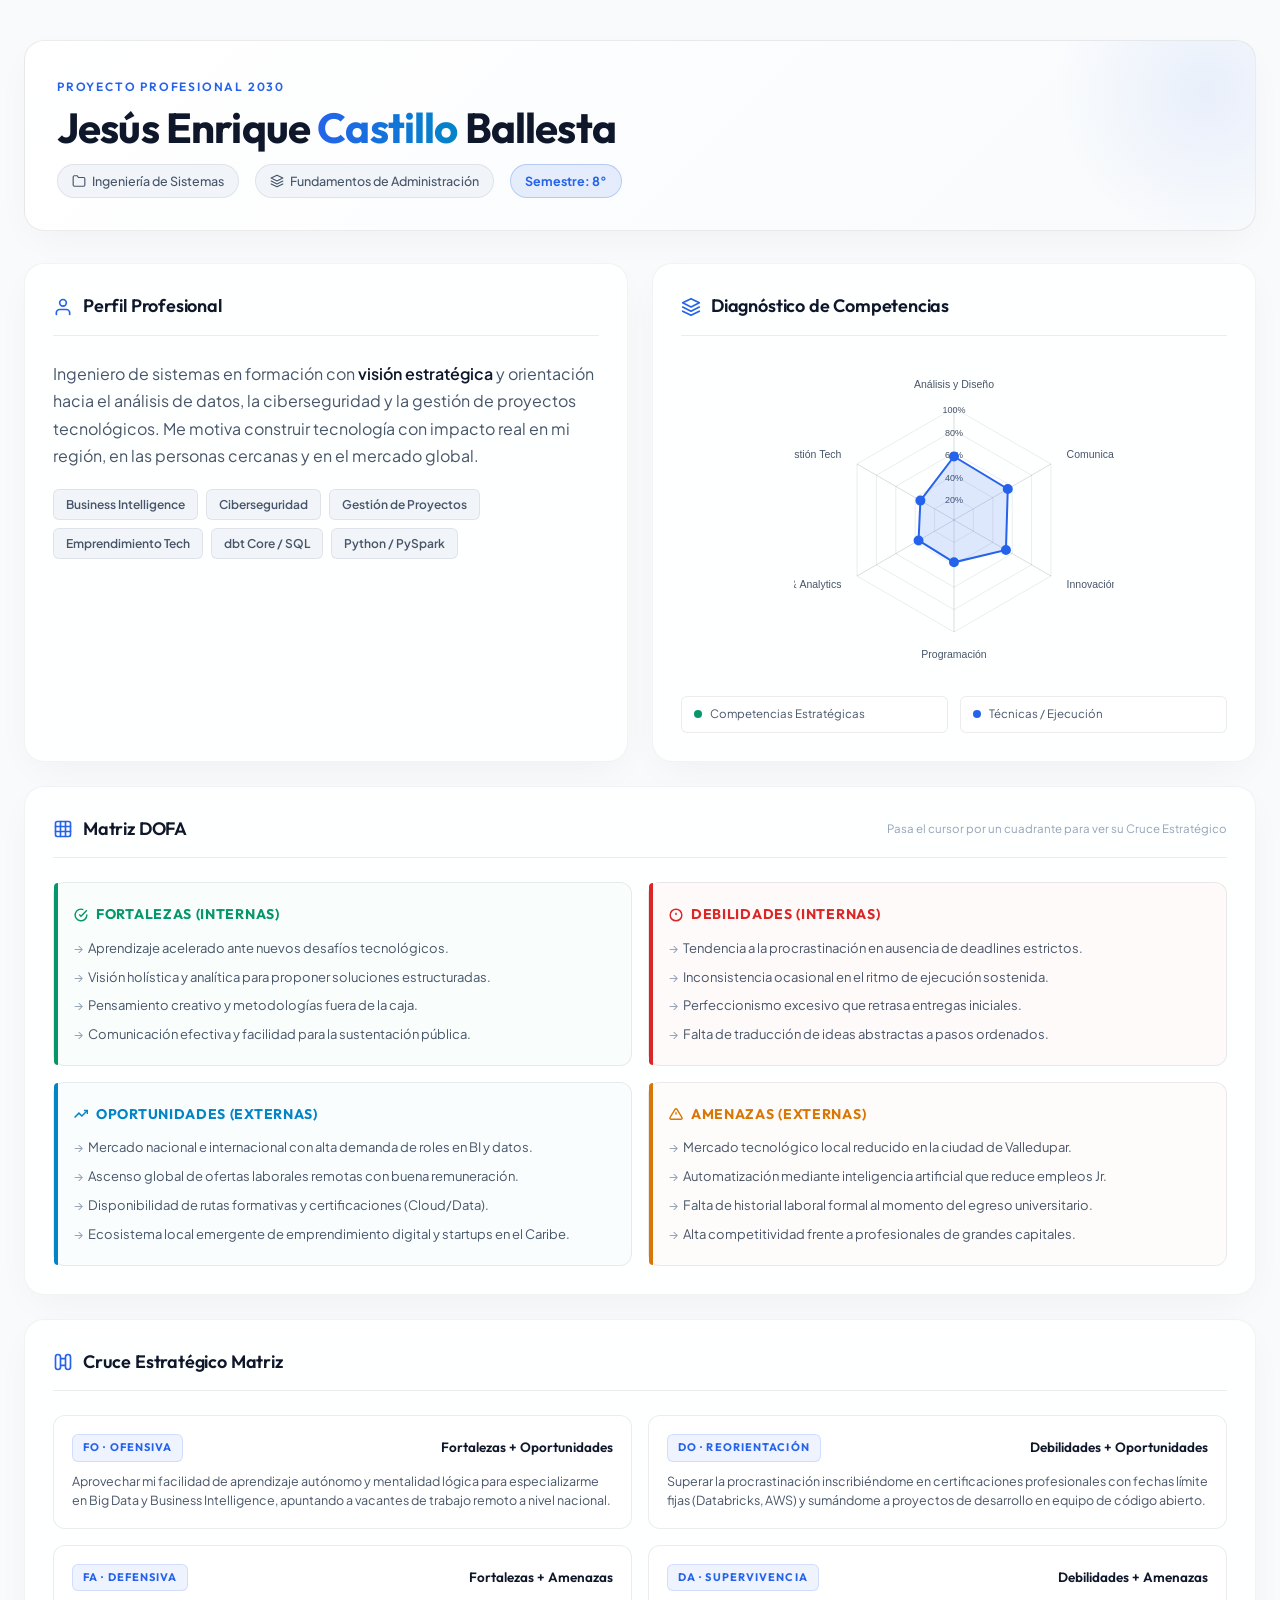
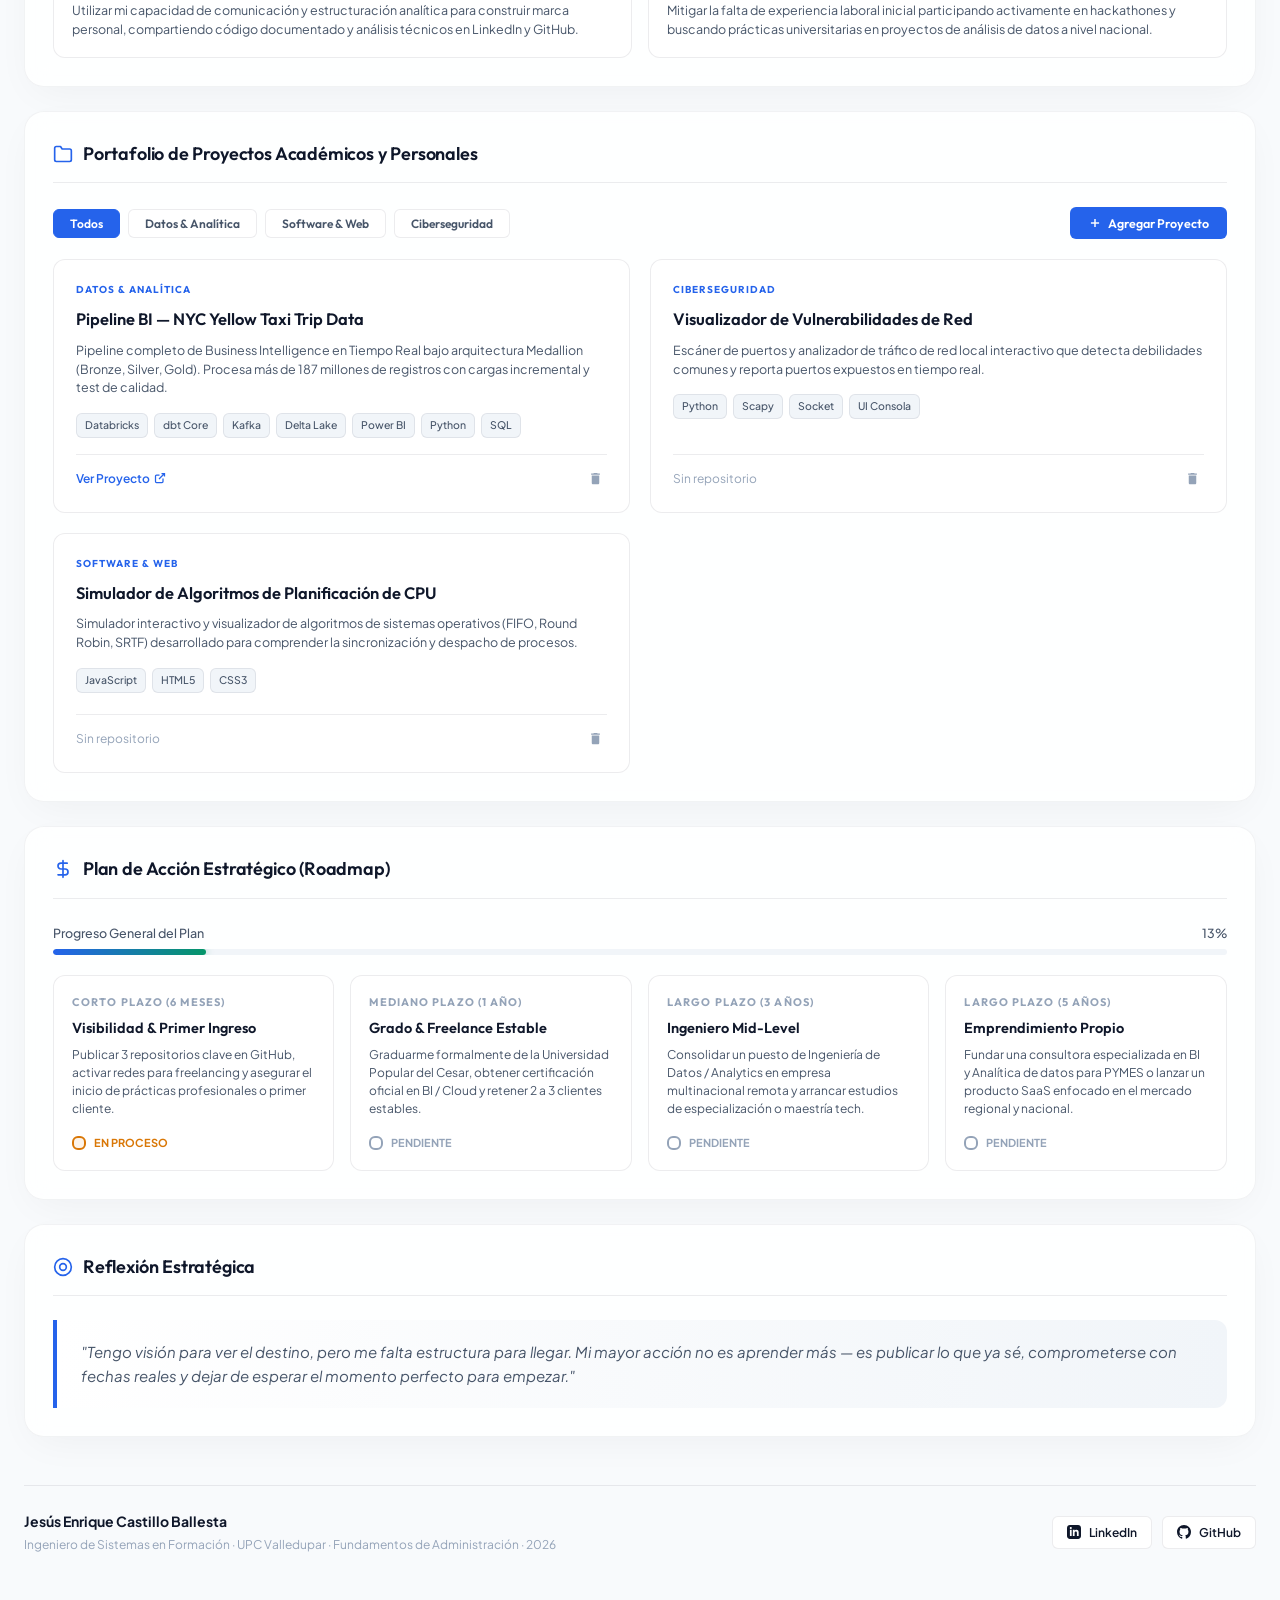
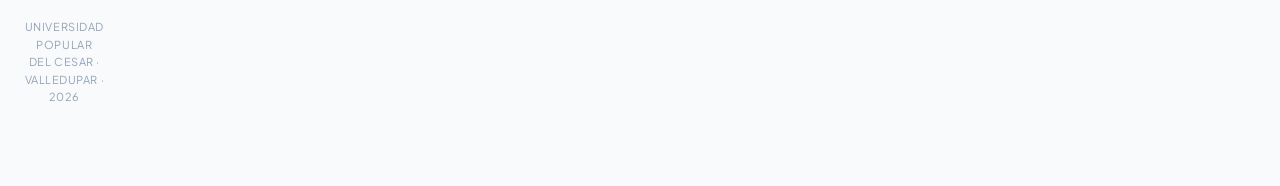
<file: index.html>
<!DOCTYPE html>
<html lang="es">
<head>
  <meta charset="UTF-8">
  <meta name="viewport" content="width=device-width, initial-scale=1.0">
  <title>Jesús Castillo · Dashboard de Proyecto Profesional 2030</title>

  <!-- SEO Meta Tags -->
  <meta name="description" content="Dashboard profesional e interactivo de Jesús Castillo, estudiante de 8° semestre de Ingeniería de Sistemas en la Universidad Popular del Cesar.">
  <meta name="author" content="Jesús Enrique Castillo Ballesta">

  <link rel="stylesheet" href="css/styles.css">
</head>
<body>

  <div class="app-container">

    <!-- ── HEADER ── -->
    <header class="header-card col-12">
      <div class="header-info">
        <span class="eyebrow-accent">Proyecto Profesional 2030</span>
        <h1>Jesús Enrique <span>Castillo</span> Ballesta</h1>
        <div class="header-meta">
          <div class="meta-badge">
            <svg viewBox="0 0 24 24" width="14" height="14" fill="none" stroke="currentColor" stroke-width="2" stroke-linecap="round" stroke-linejoin="round"><path d="M22 19a2 2 0 0 1-2 2H4a2 2 0 0 1-2-2V5a2 2 0 0 1 2-2h5l2 3h9a2 2 0 0 1 2 2z"/></svg>
            Ingeniería de Sistemas
          </div>
          <div class="meta-badge">
            <svg viewBox="0 0 24 24" width="14" height="14" fill="none" stroke="currentColor" stroke-width="2" stroke-linecap="round" stroke-linejoin="round"><path d="M12 2L2 7l10 5 10-5-10-5zM2 17l10 5 10-5M2 12l10 5 10-5"/></svg>
            Fundamentos de Administración
          </div>
          <div class="meta-badge semestre-badge">
            Semestre: 8°
          </div>
        </div>
      </div>
    </header>

    <!-- ── DASHBOARD GRID ── -->
    <main class="dashboard-grid">

      <!-- PERFIL PROFESIONAL -->
      <section class="dash-card col-6" id="perfil">
        <div class="card-title-area">
          <h2 class="card-title">
            <svg viewBox="0 0 24 24"><path d="M20 21v-2a4 4 0 0 0-4-4H8a4 4 0 0 0-4 4v2"/><circle cx="12" cy="7" r="4"/></svg>
            Perfil Profesional
          </h2>
        </div>
        <p class="profile-text">
          Ingeniero de sistemas en formación con <strong>visión estratégica</strong> y orientación hacia el análisis de datos, la ciberseguridad y la gestión de proyectos tecnológicos. Me motiva construir tecnología con impacto real en mi región, en las personas cercanas y en el mercado global.
        </p>
        <div class="tech-badges-list">
          <span class="tech-badge">Business Intelligence</span>
          <span class="tech-badge">Ciberseguridad</span>
          <span class="tech-badge">Gestión de Proyectos</span>
          <span class="tech-badge">Emprendimiento Tech</span>
          <span class="tech-badge">dbt Core / SQL</span>
          <span class="tech-badge">Python / PySpark</span>
        </div>
      </section>

      <!-- DIAGNÓSTICO DE COMPETENCIAS -->
      <section class="dash-card col-6" id="competencias">
        <div class="card-title-area">
          <h2 class="card-title">
            <svg viewBox="0 0 24 24"><polygon points="12 2 2 7 12 12 22 7 12 2"/><polyline points="2 17 12 22 22 17"/><polyline points="2 12 12 17 22 12"/></svg>
            Diagnóstico de Competencias
          </h2>
        </div>
        <div class="competencias-container">
          <div class="canvas-wrapper">
            <canvas id="competenciaRadar"></canvas>
          </div>
          <div class="radar-legend">
            <div class="legend-item" title="Nivel Alto">
              <span class="legend-dot" style="background-color: var(--success-color);"></span>
              <span>Competencias Estratégicas</span>
            </div>
            <div class="legend-item" title="Nivel Medio">
              <span class="legend-dot" style="background-color: var(--accent-color);"></span>
              <span>Técnicas / Ejecución</span>
            </div>
          </div>
        </div>
      </section>

      <!-- MATRIZ DOFA -->
      <section class="dash-card col-12" id="dofa">
        <div class="card-title-area">
          <h2 class="card-title">
            <svg viewBox="0 0 24 24"><rect x="3" y="3" width="18" height="18" rx="2" ry="2"/><line x1="9" y1="3" x2="9" y2="21"/><line x1="15" y1="3" x2="15" y2="21"/><line x1="3" y1="9" x2="21" y2="9"/><line x1="3" y1="15" x2="21" y2="15"/></svg>
            Matriz DOFA
          </h2>
          <span style="font-size: 11.5px; color: var(--text-tertiary);">Pasa el cursor por un cuadrante para ver su Cruce Estratégico</span>
        </div>

        <div class="dofa-grid">
          <div class="dofa-quadrant f-quad" data-id="F">
            <h3 class="quad-title">
              <svg viewBox="0 0 24 24" width="14" height="14" fill="none" stroke="currentColor" stroke-width="2.5"><path d="M22 11.08V12a10 10 0 1 1-5.93-9.14"/><polyline points="22 4 12 14.01 9 11.01"/></svg>
              Fortalezas (Internas)
            </h3>
            <ul class="quad-list">
              <li>Aprendizaje acelerado ante nuevos desafíos tecnológicos.</li>
              <li>Visión holística y analítica para proponer soluciones estructuradas.</li>
              <li>Pensamiento creativo y metodologías fuera de la caja.</li>
              <li>Comunicación efectiva y facilidad para la sustentación pública.</li>
            </ul>
          </div>

          <div class="dofa-quadrant d-quad" data-id="D">
            <h3 class="quad-title">
              <svg viewBox="0 0 24 24" width="14" height="14" fill="none" stroke="currentColor" stroke-width="2.5"><circle cx="12" cy="12" r="10"/><line x1="12" y1="8" x2="12" y2="12"/><line x1="12" y1="16" x2="12.01" y2="16"/></svg>
              Debilidades (Internas)
            </h3>
            <ul class="quad-list">
              <li>Tendencia a la procrastinación en ausencia de deadlines estrictos.</li>
              <li>Inconsistencia ocasional en el ritmo de ejecución sostenida.</li>
              <li>Perfeccionismo excesivo que retrasa entregas iniciales.</li>
              <li>Falta de traducción de ideas abstractas a pasos ordenados.</li>
            </ul>
          </div>

          <div class="dofa-quadrant o-quad" data-id="O">
            <h3 class="quad-title">
              <svg viewBox="0 0 24 24" width="14" height="14" fill="none" stroke="currentColor" stroke-width="2.5"><path d="M23 6l-9.5 9.5-5-5L1 18"/><polyline points="17 6 23 6 23 12"/></svg>
              Oportunidades (Externas)
            </h3>
            <ul class="quad-list">
              <li>Mercado nacional e internacional con alta demanda de roles en BI y datos.</li>
              <li>Ascenso global de ofertas laborales remotas con buena remuneración.</li>
              <li>Disponibilidad de rutas formativas y certificaciones (Cloud/Data).</li>
              <li>Ecosistema local emergente de emprendimiento digital y startups en el Caribe.</li>
            </ul>
          </div>

          <div class="dofa-quadrant a-quad" data-id="A">
            <h3 class="quad-title">
              <svg viewBox="0 0 24 24" width="14" height="14" fill="none" stroke="currentColor" stroke-width="2.5"><path d="M10.29 3.86L1.82 18a2 2 0 0 0 1.71 3h16.94a2 2 0 0 0 1.71-3L13.71 3.86a2 2 0 0 0-3.42 0z"/><line x1="12" y1="9" x2="12" y2="13"/><line x1="12" y1="17" x2="12.01" y2="17"/></svg>
              Amenazas (Externas)
            </h3>
            <ul class="quad-list">
              <li>Mercado tecnológico local reducido en la ciudad de Valledupar.</li>
              <li>Automatización mediante inteligencia artificial que reduce empleos Jr.</li>
              <li>Falta de historial laboral formal al momento del egreso universitario.</li>
              <li>Alta competitividad frente a profesionales de grandes capitales.</li>
            </ul>
          </div>
        </div>
      </section>

      <!-- CRUCE ESTRATÉGICO -->
      <section class="dash-card col-12" id="cruce">
        <div class="card-title-area">
          <h2 class="card-title">
            <svg viewBox="0 0 24 24"><path d="M18 3a3 3 0 0 0-3 3v12a3 3 0 0 0 3 3 3 3 0 0 0 3-3V6a3 3 0 0 0-3-3zM6 3a3 3 0 0 0-3 3v12a3 3 0 0 0 3 3 3 3 0 0 0 3-3V6a3 3 0 0 0-3-3z"/><path d="M14 8h-4M14 16h-4"/></svg>
            Cruce Estratégico Matriz
          </h2>
        </div>

        <div class="cruce-grid">
          <div class="cruce-card" data-type="F,O">
            <div class="cruce-header">
              <span class="cruce-badge">FO · Ofensiva</span>
              <span class="cruce-title">Fortalezas + Oportunidades</span>
            </div>
            <p class="cruce-desc">Aprovechar mi facilidad de aprendizaje autónomo y mentalidad lógica para especializarme en Big Data y Business Intelligence, apuntando a vacantes de trabajo remoto a nivel nacional.</p>
          </div>

          <div class="cruce-card" data-type="D,O">
            <div class="cruce-header">
              <span class="cruce-badge">DO · Reorientación</span>
              <span class="cruce-title">Debilidades + Oportunidades</span>
            </div>
            <p class="cruce-desc">Superar la procrastinación inscribiéndome en certificaciones profesionales con fechas límite fijas (Databricks, AWS) y sumándome a proyectos de desarrollo en equipo de código abierto.</p>
          </div>

          <div class="cruce-card" data-type="F,A">
            <div class="cruce-header">
              <span class="cruce-badge">FA · Defensiva</span>
              <span class="cruce-title">Fortalezas + Amenazas</span>
            </div>
            <p class="cruce-desc">Utilizar mi capacidad de comunicación y estructuración analítica para construir marca personal, compartiendo código documentado y análisis técnicos en LinkedIn y GitHub.</p>
          </div>

          <div class="cruce-card" data-type="D,A">
            <div class="cruce-header">
              <span class="cruce-badge">DA · Supervivencia</span>
              <span class="cruce-title">Debilidades + Amenazas</span>
            </div>
            <p class="cruce-desc">Mitigar la falta de experiencia laboral inicial participando activamente en hackathones y buscando prácticas universitarias en proyectos de análisis de datos a nivel nacional.</p>
          </div>
        </div>
      </section>

      <!-- PORTAFOLIO DE PROYECTOS (CRUD) -->
      <section class="dash-card col-12" id="portafolio-proyectos">
        <div class="card-title-area">
          <h2 class="card-title">
            <svg viewBox="0 0 24 24" width="20" height="20" fill="none" stroke="currentColor" stroke-width="2"><path d="M22 19a2 2 0 0 1-2 2H4a2 2 0 0 1-2-2V5a2 2 0 0 1 2-2h5l2 3h9a2 2 0 0 1 2 2z"/></svg>
            Portafolio de Proyectos Académicos y Personales
          </h2>
        </div>

        <div class="portfolio-actions">
          <div class="filter-group">
            <button class="filter-btn active" data-filter="todos">Todos</button>
            <button class="filter-btn" data-filter="datos">Datos & Analítica</button>
            <button class="filter-btn" data-filter="software">Software & Web</button>
            <button class="filter-btn" data-filter="ciberseguridad">Ciberseguridad</button>
          </div>

          <button id="add-project-btn" class="btn-primary">
            <svg viewBox="0 0 24 24" width="14" height="14" fill="none" stroke="currentColor" stroke-width="2.5"><line x1="12" y1="5" x2="12" y2="19"/><line x1="5" y1="12" x2="19" y2="12"/></svg>
            Agregar Proyecto
          </button>
        </div>

        <div id="projects-container" class="projects-grid">
          <!-- Renderizado Dinámico mediante JS -->
        </div>
      </section>

      <!-- PLAN DE ACCIÓN / ROADMAP -->
      <section class="dash-card col-12" id="plan">
        <div class="card-title-area">
          <h2 class="card-title">
            <svg viewBox="0 0 24 24"><path d="M12 2v20M17 5H9.5a3.5 3.5 0 0 0 0 7h5a3.5 3.5 0 0 1 0 7H6"/></svg>
            Plan de Acción Estratégico (Roadmap)
          </h2>
        </div>

        <div class="plan-progress-container">
          <div class="plan-progress-meta">
            <span>Progreso General del Plan</span>
            <span id="plan-progress-percentage">0%</span>
          </div>
          <div class="plan-progress-bar-track">
            <div class="plan-progress-bar-fill"></div>
          </div>
        </div>

        <div class="plan-timeline">
          <div class="timeline-card" data-period="6m" data-status="proceso">
            <div>
              <div class="timeline-period">Corto Plazo (6 meses)</div>
              <h3 class="timeline-title">Visibilidad & Primer Ingreso</h3>
              <p class="timeline-desc">Publicar 3 repositorios clave en GitHub, activar redes para freelancing y asegurar el inicio de prácticas profesionales o primer cliente.</p>
            </div>
            <div class="timeline-status">
              <span class="status-indicator"></span>
              <span class="status-text">En Proceso</span>
            </div>
          </div>

          <div class="timeline-card" data-period="1a" data-status="pendiente">
            <div>
              <div class="timeline-period">Mediano Plazo (1 año)</div>
              <h3 class="timeline-title">Grado & Freelance Estable</h3>
              <p class="timeline-desc">Graduarme formalmente de la Universidad Popular del Cesar, obtener certificación oficial en BI / Cloud y retener 2 a 3 clientes estables.</p>
            </div>
            <div class="timeline-status">
              <span class="status-indicator"></span>
              <span class="status-text">Pendiente</span>
            </div>
          </div>

          <div class="timeline-card" data-period="3a" data-status="pendiente">
            <div>
              <div class="timeline-period">Largo Plazo (3 años)</div>
              <h3 class="timeline-title">Ingeniero Mid-Level</h3>
              <p class="timeline-desc">Consolidar un puesto de Ingeniería de Datos / Analytics en empresa multinacional remota y arrancar estudios de especialización o maestría tech.</p>
            </div>
            <div class="timeline-status">
              <span class="status-indicator"></span>
              <span class="status-text">Pendiente</span>
            </div>
          </div>

          <div class="timeline-card" data-period="5a" data-status="pendiente">
            <div>
              <div class="timeline-period">Largo Plazo (5 años)</div>
              <h3 class="timeline-title">Emprendimiento Propio</h3>
              <p class="timeline-desc">Fundar una consultora especializada en BI y Analítica de datos para PYMES o lanzar un producto SaaS enfocado en el mercado regional y nacional.</p>
            </div>
            <div class="timeline-status">
              <span class="status-indicator"></span>
              <span class="status-text">Pendiente</span>
            </div>
          </div>
        </div>
      </section>

      <!-- REFLEXIÓN FINAL -->
      <section class="dash-card col-12" id="reflexion">
        <div class="card-title-area">
          <h2 class="card-title">
            <svg viewBox="0 0 24 24"><path d="M12 22c5.523 0 10-4.477 10-10S17.523 2 12 2 2 6.477 2 12s4.477 10 10 10z"/><path d="M12 16a4 4 0 1 0 0-8 4 4 0 0 0 0 8z"/></svg>
            Reflexión Estratégica
          </h2>
        </div>
        <div class="reflexion-box">
          "Tengo visión para ver el destino, pero me falta estructura para llegar. Mi mayor acción no es aprender más — es publicar lo que ya sé, comprometerse con fechas reales y dejar de esperar el momento perfecto para empezar."
        </div>
      </section>

      <!-- FOOTER / MARCA PERSONAL -->
      <footer class="marca-footer col-12">
        <div class="marca-footer-info">
          <strong>Jesús Enrique Castillo Ballesta</strong>
          Ingeniero de Sistemas en Formación · UPC Valledupar · Fundamentos de Administración · 2026
        </div>
        <div class="social-links">
          <a href="https://www.linkedin.com/in/jesus-castillo-7620a3342" class="social-link" target="_blank">
            <svg viewBox="0 0 24 24"><path d="M19 0h-14c-2.761 0-5 2.239-5 5v14c0 2.761 2.239 5 5 5h14c2.762 0 5-2.239 5-5v-14c0-2.761-2.238-5-5-5zm-11 19h-3v-11h3v11zm-1.5-12.268c-.966 0-1.75-.779-1.75-1.75s.784-1.75 1.75-1.75 1.75.779 1.75 1.75-.784 1.75-1.75 1.75zm13.5 12.268h-3v-5.604c0-3.368-4-3.113-4 0v5.604h-3v-11h3v1.765c1.396-2.586 7-2.777 7 2.476v6.759z"/></svg>
            LinkedIn
          </a>
          <a href="https://github.com/JesusC2003" class="social-link" target="_blank">
            <svg viewBox="0 0 24 24"><path d="M12 0c-6.626 0-12 5.373-12 12 0 5.302 3.438 9.8 8.207 11.387.599.111.793-.261.793-.577v-2.234c-3.338.726-4.033-1.416-4.033-1.416-.546-1.387-1.333-1.756-1.333-1.756-1.089-.745.083-.729.083-.729 1.205.084 1.839 1.237 1.839 1.237 1.07 1.834 2.807 1.304 3.492.997.107-.775.418-1.305.762-1.604-2.665-.305-5.467-1.334-5.467-5.931 0-1.311.469-2.381 1.236-3.221-.124-.303-.535-1.524.117-3.176 0 0 1.008-.322 3.301 1.23.957-.266 1.983-.399 3.003-.404 1.02.005 2.047.138 3.006.404 2.291-1.552 3.297-1.23 3.297-1.23.653 1.653.242 2.874.118 3.176.77.84 1.235 1.911 1.235 3.221 0 4.609-2.807 5.624-5.479 5.921.43.372.823 1.102.823 2.222v3.293c0 .319.192.694.801.576 4.765-1.589 8.199-6.086 8.199-11.386 0-6.627-5.373-12-12-12z"/></svg>
            GitHub
          </a>
        </div>
      </footer>

      <p class="academic-note">Universidad Popular del Cesar · Valledupar · 2026</p>
    </main>

  </div>

  <!-- ── MODAL AGREGAR PROYECTO ── -->
  <div class="modal-overlay" id="project-modal">
    <div class="modal-content">
      <div class="modal-header">
        <h3>Agregar Proyecto Académico / Personal</h3>
        <button class="close-modal-btn" id="close-modal">&times;</button>
      </div>
      <form id="project-form">
        <div class="form-group">
          <label for="proj-title">Título del Proyecto *</label>
          <input type="text" id="proj-title" class="form-control" required placeholder="Ej: Sistema de Facturación UPC">
        </div>

        <div class="form-group">
          <label for="proj-category">Categoría *</label>
          <select id="proj-category" class="form-control">
            <option value="software">Software & Web</option>
            <option value="datos">Datos & Analítica</option>
            <option value="ciberseguridad">Ciberseguridad</option>
          </select>
        </div>

        <div class="form-group">
          <label for="proj-desc">Descripción del Proyecto *</label>
          <textarea id="proj-desc" class="form-control" rows="3" required placeholder="Describe brevemente el alcance del proyecto y tu rol..."></textarea>
        </div>

        <div class="form-group">
          <label for="proj-techs">Tecnologías Utilizadas (separadas por comas) *</label>
          <input type="text" id="proj-techs" class="form-control" required placeholder="Ej: Python, SQL, React, Docker">
        </div>

        <div class="form-group">
          <label for="proj-link">Enlace de Repositorio (GitHub / GitLab)</label>
          <input type="url" id="proj-link" class="form-control" placeholder="https://github.com/tu-usuario/proyecto">
        </div>

        <div class="form-actions">
          <button type="button" class="btn-secondary" id="cancel-project">Cancelar</button>
          <button type="submit" class="btn-primary">Guardar Proyecto</button>
        </div>
      </form>
    </div>
  </div>

  <script src="js/app.js"></script>
</body>
</html>
</file>
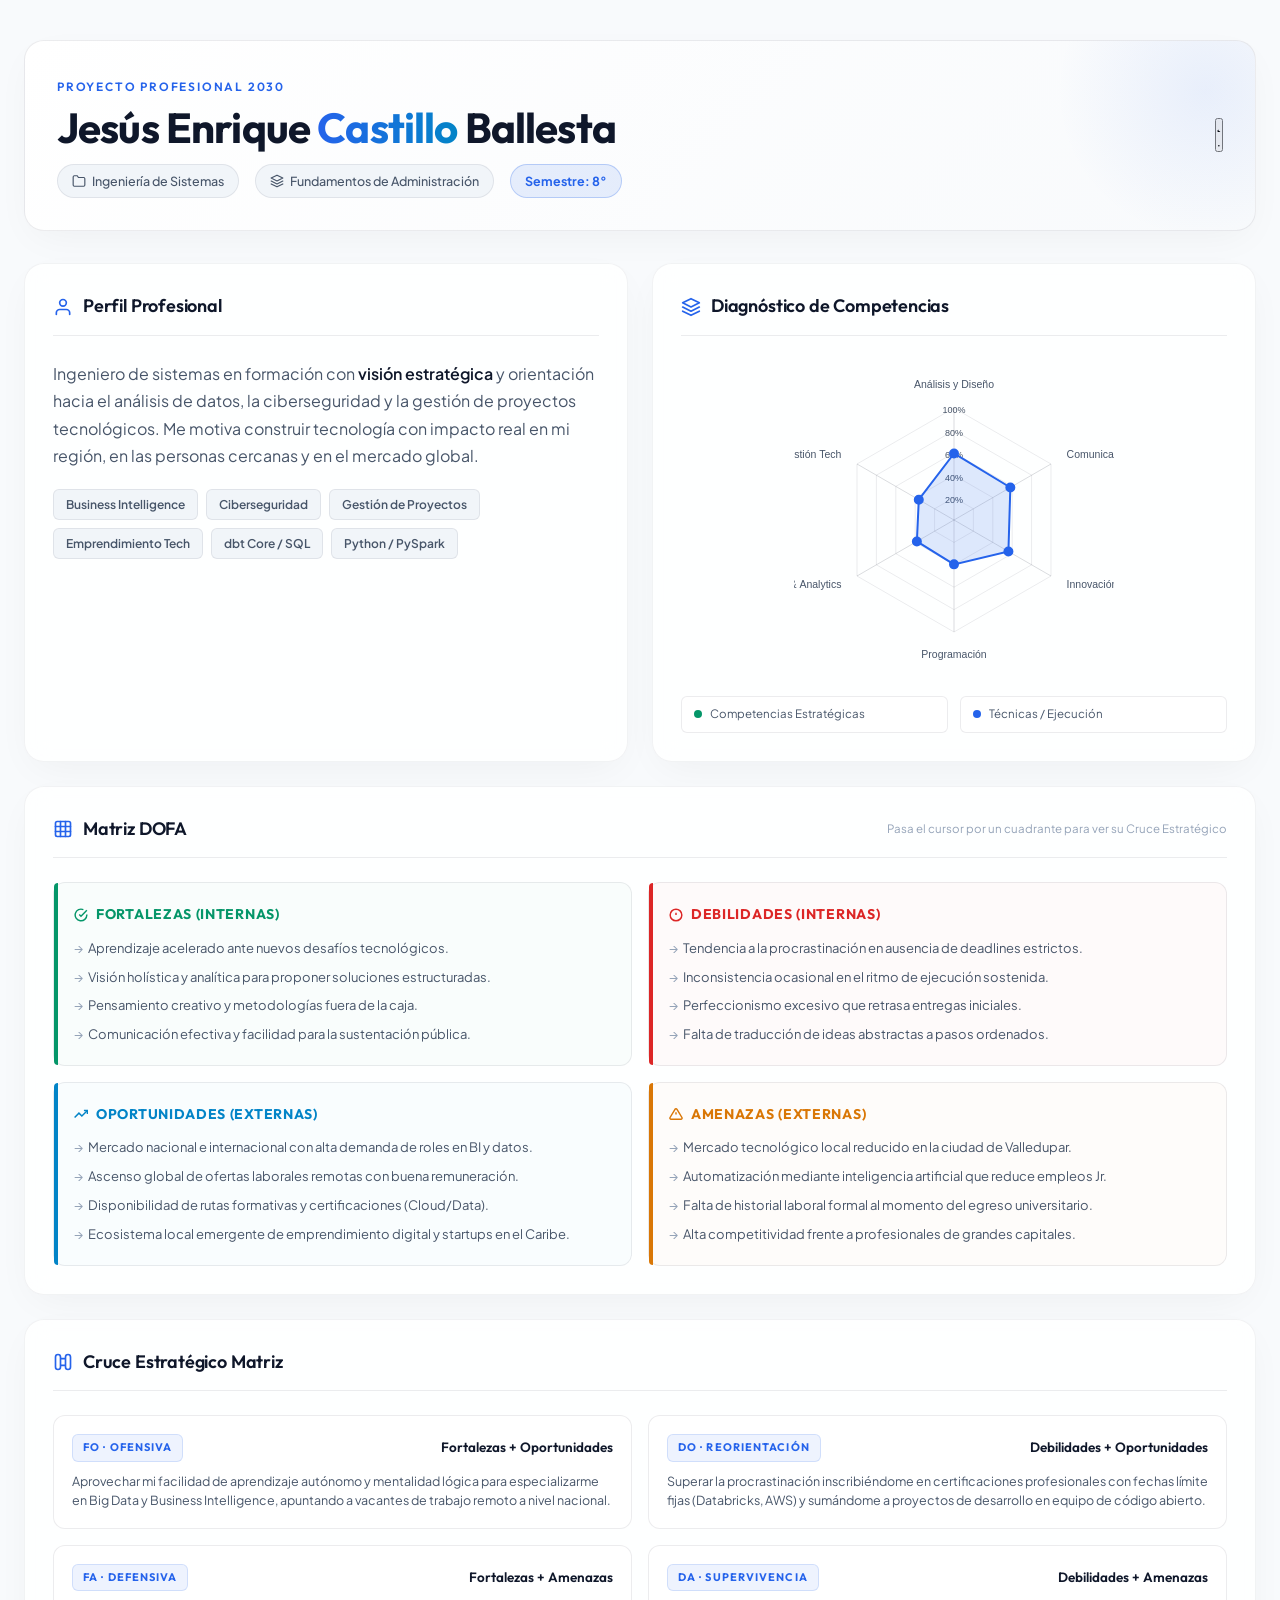
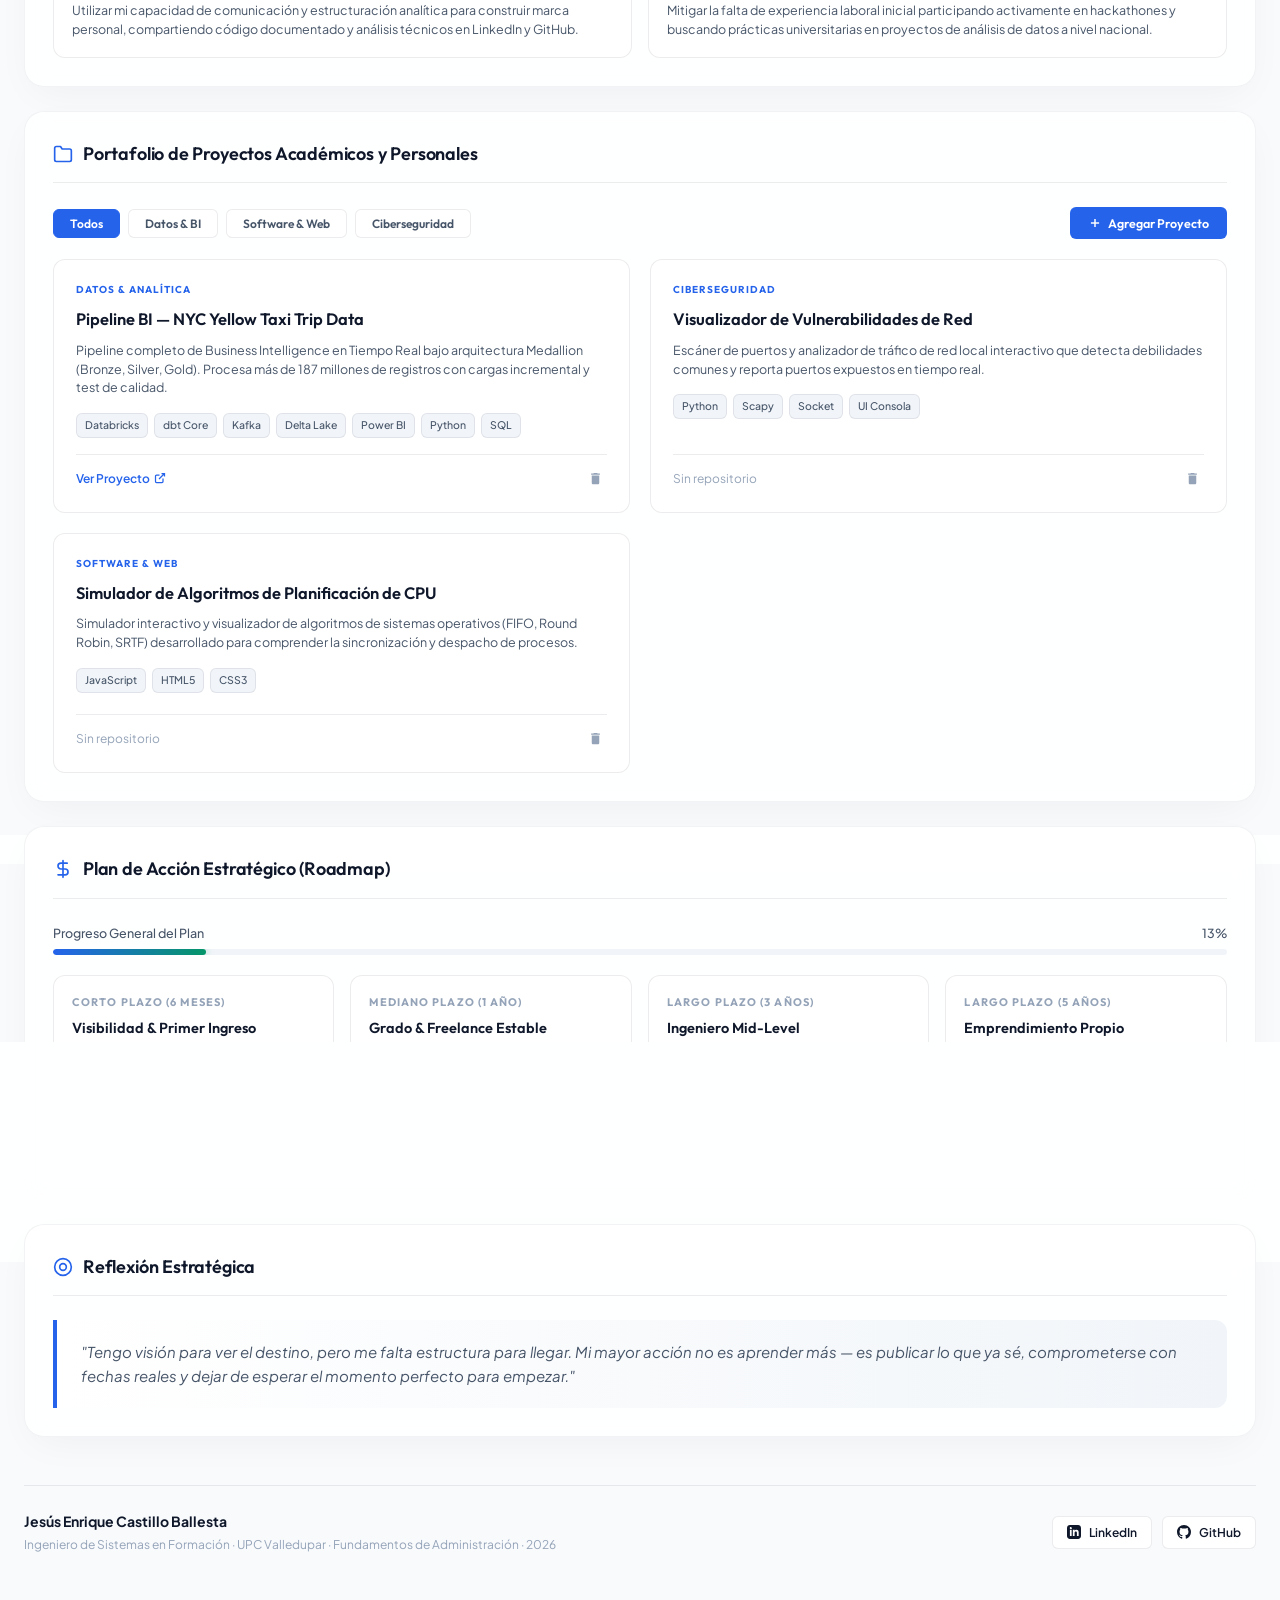
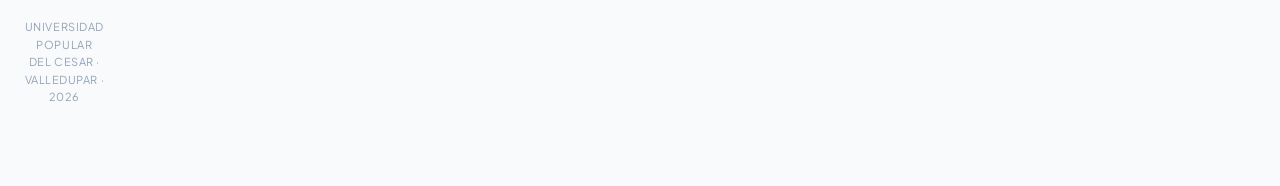
<file: Dashboard_JesusCastillo_2030.html>
<!DOCTYPE html>
<html lang="es">
<head>
  <meta charset="UTF-8">
  <meta name="viewport" content="width=device-width, initial-scale=1.0">
  <title>Jesús Castillo · Dashboard de Proyecto Profesional 2030</title>
  
  <!-- SEO Meta Tags -->
  <meta name="description" content="Dashboard profesional e interactivo de Jesús Castillo, estudiante de 8° semestre de Ingeniería de Sistemas en la Universidad Popular del Cesar.">
  <meta name="author" content="Jesús Enrique Castillo Ballesta">
  
  <!-- Estilos del Sistema de Diseño -->
  <link rel="stylesheet" href="css/styles.css">
</head>
<body class="dark-theme">

  <div class="app-container">
    
    <!-- ── HEADER ── -->
    <header class="header-card col-12">
      <div class="header-info">
        <span class="eyebrow-accent">Proyecto Profesional 2030</span>
        <h1>Jesús Enrique <span>Castillo</span> Ballesta</h1>
        <div class="header-meta">
          <div class="meta-badge">
            <svg viewBox="0 0 24 24" width="14" height="14" fill="none" stroke="currentColor" stroke-width="2" stroke-linecap="round" stroke-linejoin="round"><path d="M22 19a2 2 0 0 1-2 2H4a2 2 0 0 1-2-2V5a2 2 0 0 1 2-2h5l2 3h9a2 2 0 0 1 2 2z"/></svg>
            Ingeniería de Sistemas
          </div>
          <div class="meta-badge">
            <svg viewBox="0 0 24 24" width="14" height="14" fill="none" stroke="currentColor" stroke-width="2" stroke-linecap="round" stroke-linejoin="round"><path d="M12 2L2 7l10 5 10-5-10-5zM2 17l10 5 10-5M2 12l10 5 10-5"/></svg>
            Fundamentos de Administración
          </div>
          <div class="meta-badge semestre-badge">
            Semestre: 8°
          </div>
        </div>
      </div>
      
      <div class="header-actions">
        <!-- Selector de Tema Claro / Oscuro -->
        <button id="theme-toggle" class="theme-switch-btn" aria-label="Cambiar tema">
          <!-- Icono de Luna (Modo Oscuro) -->
          <svg class="moon-icon" viewBox="0 0 24 24">
            <path d="M21 12.79A9 9 0 1 1 11.21 3 7 7 0 0 0 21 12.79z"/>
          </svg>
          <!-- Icono de Sol (Modo Claro) -->
          <svg class="sun-icon" viewBox="0 0 24 24">
            <circle cx="12" cy="12" r="5"/>
            <path d="M12 1v2M12 21v2M4.22 4.22l1.42 1.42M18.36 18.36l1.42 1.42M1 12h2M21 12h2M4.22 19.78l1.42-1.42M18.36 5.64l1.42-1.42"/>
          </svg>
        </button>
      </div>
    </header>

    <!-- ── DASHBOARD GRID ── -->
    <main class="dashboard-grid">

      <!-- PERFIL PROFESIONAL -->
      <section class="dash-card col-6" id="perfil">
        <div class="card-title-area">
          <h2 class="card-title">
            <svg viewBox="0 0 24 24"><path d="M20 21v-2a4 4 0 0 0-4-4H8a4 4 0 0 0-4 4v2"/><circle cx="12" cy="7" r="4"/></svg>
            Perfil Profesional
          </h2>
        </div>
        <p class="profile-text">
          Ingeniero de sistemas en formación con <strong>visión estratégica</strong> y orientación hacia el análisis de datos, la ciberseguridad y la gestión de proyectos tecnológicos. Me motiva construir tecnología con impacto real en mi región, en las personas cercanas y en el mercado global.
        </p>
        <div class="tech-badges-list">
          <span class="tech-badge">Business Intelligence</span>
          <span class="tech-badge">Ciberseguridad</span>
          <span class="tech-badge">Gestión de Proyectos</span>
          <span class="tech-badge">Emprendimiento Tech</span>
          <span class="tech-badge">dbt Core / SQL</span>
          <span class="tech-badge">Python / PySpark</span>
        </div>
      </section>

      <!-- DIAGNÓSTICO DE COMPETENCIAS -->
      <section class="dash-card col-6" id="competencias">
        <div class="card-title-area">
          <h2 class="card-title">
            <svg viewBox="0 0 24 24"><polygon points="12 2 2 7 12 12 22 7 12 2"/><polyline points="2 17 12 22 22 17"/><polyline points="2 12 12 17 22 12"/></svg>
            Diagnóstico de Competencias
          </h2>
        </div>
        <div class="competencias-container">
          <div class="canvas-wrapper">
            <canvas id="competenciaRadar"></canvas>
          </div>
          <div class="radar-legend">
            <div class="legend-item" title="Nivel Alto">
              <span class="legend-dot" style="background-color: var(--success-color);"></span>
              <span>Competencias Estratégicas</span>
            </div>
            <div class="legend-item" title="Nivel Medio">
              <span class="legend-dot" style="background-color: var(--accent-color);"></span>
              <span>Técnicas / Ejecución</span>
            </div>
          </div>
        </div>
      </section>

      <!-- MATRIZ DOFA -->
      <section class="dash-card col-12" id="dofa">
        <div class="card-title-area">
          <h2 class="card-title">
            <svg viewBox="0 0 24 24"><rect x="3" y="3" width="18" height="18" rx="2" ry="2"/><line x1="9" y1="3" x2="9" y2="21"/><line x1="15" y1="3" x2="15" y2="21"/><line x1="3" y1="9" x2="21" y2="9"/><line x1="3" y1="15" x2="21" y2="15"/></svg>
            Matriz DOFA
          </h2>
          <span style="font-size: 11.5px; color: var(--text-tertiary);">Pasa el cursor por un cuadrante para ver su Cruce Estratégico</span>
        </div>
        
        <div class="dofa-grid">
          <!-- Fortalezas -->
          <div class="dofa-quadrant f-quad" data-id="F">
            <h3 class="quad-title">
              <svg viewBox="0 0 24 24" width="14" height="14" fill="none" stroke="currentColor" stroke-width="2.5"><path d="M22 11.08V12a10 10 0 1 1-5.93-9.14"/><polyline points="22 4 12 14.01 9 11.01"/></svg>
              Fortalezas (Internas)
            </h3>
            <ul class="quad-list">
              <li>Aprendizaje acelerado ante nuevos desafíos tecnológicos.</li>
              <li>Visión holística y analítica para proponer soluciones estructuradas.</li>
              <li>Pensamiento creativo y metodologías fuera de la caja.</li>
              <li>Comunicación efectiva y facilidad para la sustentación pública.</li>
            </ul>
          </div>
          
          <!-- Debilidades -->
          <div class="dofa-quadrant d-quad" data-id="D">
            <h3 class="quad-title">
              <svg viewBox="0 0 24 24" width="14" height="14" fill="none" stroke="currentColor" stroke-width="2.5"><circle cx="12" cy="12" r="10"/><line x1="12" y1="8" x2="12" y2="12"/><line x1="12" y1="16" x2="12.01" y2="16"/></svg>
              Debilidades (Internas)
            </h3>
            <ul class="quad-list">
              <li>Tendencia a la procrastinación en ausencia de deadlines estrictos.</li>
              <li>Inconsistencia ocasional en el ritmo de ejecución sostenida.</li>
              <li>Perfeccionismo excesivo que retrasa entregas iniciales.</li>
              <li>Falta de traducción de ideas abstractas a pasos ordenados.</li>
            </ul>
          </div>
          
          <!-- Oportunidades -->
          <div class="dofa-quadrant o-quad" data-id="O">
            <h3 class="quad-title">
              <svg viewBox="0 0 24 24" width="14" height="14" fill="none" stroke="currentColor" stroke-width="2.5"><path d="M23 6l-9.5 9.5-5-5L1 18"/><polyline points="17 6 23 6 23 12"/></svg>
              Oportunidades (Externas)
            </h3>
            <ul class="quad-list">
              <li>Mercado nacional e internacional con alta demanda de roles en BI y datos.</li>
              <li>Ascenso global de ofertas laborales remotas con buena remuneración.</li>
              <li>Disponibilidad de rutas formativas y certificaciones (Cloud/Data).</li>
              <li>Ecosistema local emergente de emprendimiento digital y startups en el Caribe.</li>
            </ul>
          </div>
          
          <!-- Amenazas -->
          <div class="dofa-quadrant a-quad" data-id="A">
            <h3 class="quad-title">
              <svg viewBox="0 0 24 24" width="14" height="14" fill="none" stroke="currentColor" stroke-width="2.5"><path d="M10.29 3.86L1.82 18a2 2 0 0 0 1.71 3h16.94a2 2 0 0 0 1.71-3L13.71 3.86a2 2 0 0 0-3.42 0z"/><line x1="12" y1="9" x2="12" y2="13"/><line x1="12" y1="17" x2="12.01" y2="17"/></svg>
              Amenazas (Externas)
            </h3>
            <ul class="quad-list">
              <li>Mercado tecnológico local reducido en la ciudad de Valledupar.</li>
              <li>Automatización mediante inteligencia artificial que reduce empleos Jr.</li>
              <li>Falta de historial laboral formal al momento del egreso universitario.</li>
              <li>Alta competitividad frente a profesionales de grandes capitales.</li>
            </ul>
          </div>
        </div>
      </section>

      <!-- CRUCE ESTRATÉGICO -->
      <section class="dash-card col-12" id="cruce">
        <div class="card-title-area">
          <h2 class="card-title">
            <svg viewBox="0 0 24 24"><path d="M18 3a3 3 0 0 0-3 3v12a3 3 0 0 0 3 3 3 3 0 0 0 3-3V6a3 3 0 0 0-3-3zM6 3a3 3 0 0 0-3 3v12a3 3 0 0 0 3 3 3 3 0 0 0 3-3V6a3 3 0 0 0-3-3z"/><path d="M14 8h-4M14 16h-4"/></svg>
            Cruce Estratégico Matriz
          </h2>
        </div>
        
        <div class="cruce-grid">
          <!-- FO -->
          <div class="cruce-card" data-type="F,O">
            <div class="cruce-header">
              <span class="cruce-badge">FO · Ofensiva</span>
              <span class="cruce-title">Fortalezas + Oportunidades</span>
            </div>
            <p class="cruce-desc">Aprovechar mi facilidad de aprendizaje autónomo y mentalidad lógica para especializarme en Big Data y Business Intelligence, apuntando a vacantes de trabajo remoto a nivel nacional.</p>
          </div>
          
          <!-- DO -->
          <div class="cruce-card" data-type="D,O">
            <div class="cruce-header">
              <span class="cruce-badge">DO · Reorientación</span>
              <span class="cruce-title">Debilidades + Oportunidades</span>
            </div>
            <p class="cruce-desc">Superar la procrastinación inscribiéndome en certificaciones profesionales con fechas límite fijas (Databricks, AWS) y sumándome a proyectos de desarrollo en equipo de código abierto.</p>
          </div>
          
          <!-- FA -->
          <div class="cruce-card" data-type="F,A">
            <div class="cruce-header">
              <span class="cruce-badge">FA · Defensiva</span>
              <span class="cruce-title">Fortalezas + Amenazas</span>
            </div>
            <p class="cruce-desc">Utilizar mi capacidad de comunicación y estructuración analítica para construir marca personal, compartiendo código documentado y análisis técnicos en LinkedIn y GitHub.</p>
          </div>
          
          <!-- DA -->
          <div class="cruce-card" data-type="D,A">
            <div class="cruce-header">
              <span class="cruce-badge">DA · Supervivencia</span>
              <span class="cruce-title">Debilidades + Amenazas</span>
            </div>
            <p class="cruce-desc">Mitigar la falta de experiencia laboral inicial participando activamente en hackathones y buscando prácticas universitarias en proyectos de análisis de datos a nivel nacional.</p>
          </div>
        </div>
      </section>

      <!-- PORTAFOLIO DE PROYECTOS (CRUD) -->
      <section class="dash-card col-12" id="portafolio-proyectos">
        <div class="card-title-area">
          <h2 class="card-title">
            <svg viewBox="0 0 24 24" width="20" height="20" fill="none" stroke="currentColor" stroke-width="2"><path d="M22 19a2 2 0 0 1-2 2H4a2 2 0 0 1-2-2V5a2 2 0 0 1 2-2h5l2 3h9a2 2 0 0 1 2 2z"/></svg>
            Portafolio de Proyectos Académicos y Personales
          </h2>
        </div>
        
        <div class="portfolio-actions">
          <div class="filter-group">
            <button class="filter-btn active" data-filter="todos">Todos</button>
            <button class="filter-btn" data-filter="datos">Datos & BI</button>
            <button class="filter-btn" data-filter="software">Software & Web</button>
            <button class="filter-btn" data-filter="ciberseguridad">Ciberseguridad</button>
          </div>
          
          <button id="add-project-btn" class="btn-primary">
            <svg viewBox="0 0 24 24" width="14" height="14" fill="none" stroke="currentColor" stroke-width="2.5"><line x1="12" y1="5" x2="12" y2="19"/><line x1="5" y1="12" x2="19" y2="12"/></svg>
            Agregar Proyecto
          </button>
        </div>
        
        <div id="projects-container" class="projects-grid">
          <!-- Renderizado Dinámico mediante JS -->
        </div>
      </section>

      <!-- PLAN DE ACCIÓN / ROADMAP -->
      <section class="dash-card col-12" id="plan">
        <div class="card-title-area">
          <h2 class="card-title">
            <svg viewBox="0 0 24 24"><path d="M12 2v20M17 5H9.5a3.5 3.5 0 0 0 0 7h5a3.5 3.5 0 0 1 0 7H6"/></svg>
            Plan de Acción Estratégico (Roadmap)
          </h2>
        </div>
        
        <!-- Progreso Global -->
        <div class="plan-progress-container">
          <div class="plan-progress-meta">
            <span>Progreso General del Plan</span>
            <span id="plan-progress-percentage">0%</span>
          </div>
          <div class="plan-progress-bar-track">
            <div class="plan-progress-bar-fill"></div>
          </div>
        </div>

        <div class="plan-timeline">
          <!-- 6 meses -->
          <div class="timeline-card" data-period="6m" data-status="proceso">
            <div>
              <div class="timeline-period">Corto Plazo (6 meses)</div>
              <h3 class="timeline-title">Visibilidad & Primer Ingreso</h3>
              <p class="timeline-desc">Publicar 3 repositorios clave en GitHub, activar redes para freelancing y asegurar el inicio de prácticas profesionales o primer cliente.</p>
            </div>
            <div class="timeline-status">
              <span class="status-indicator"></span>
              <span class="status-text">En Proceso</span>
            </div>
          </div>
          
          <!-- 1 año -->
          <div class="timeline-card" data-period="1a" data-status="pendiente">
            <div>
              <div class="timeline-period">Mediano Plazo (1 año)</div>
              <h3 class="timeline-title">Grado & Freelance Estable</h3>
              <p class="timeline-desc">Graduarme formalmente de la Universidad Popular del Cesar, obtener certificación oficial en BI / Cloud y retener 2 a 3 clientes estables.</p>
            </div>
            <div class="timeline-status">
              <span class="status-indicator"></span>
              <span class="status-text">Pendiente</span>
            </div>
          </div>
          
          <!-- 3 años -->
          <div class="timeline-card" data-period="3a" data-status="pendiente">
            <div>
              <div class="timeline-period">Largo Plazo (3 años)</div>
              <h3 class="timeline-title">Ingeniero Mid-Level</h3>
              <p class="timeline-desc">Consolidar un puesto de Ingeniería de Datos / Analytics en empresa multinacional remota y arrancar estudios de especialización o maestría tech.</p>
            </div>
            <div class="timeline-status">
              <span class="status-indicator"></span>
              <span class="status-text">Pendiente</span>
            </div>
          </div>
          
          <!-- 5 años -->
          <div class="timeline-card" data-period="5a" data-status="pendiente">
            <div>
              <div class="timeline-period">Largo Plazo (5 años)</div>
              <h3 class="timeline-title">Emprendimiento Propio</h3>
              <p class="timeline-desc">Fundar una consultora especializada en BI y Analítica de datos para PYMES o lanzar un producto SaaS enfocado en el mercado regional y nacional.</p>
            </div>
            <div class="timeline-status">
              <span class="status-indicator"></span>
              <span class="status-text">Pendiente</span>
            </div>
          </div>
        </div>
      </section>

      <!-- REFLEXIÓN FINAL -->
      <section class="dash-card col-12" id="reflexion">
        <div class="card-title-area">
          <h2 class="card-title">
            <svg viewBox="0 0 24 24"><path d="M12 22c5.523 0 10-4.477 10-10S17.523 2 12 2 2 6.477 2 12s4.477 10 10 10z"/><path d="M12 16a4 4 0 1 0 0-8 4 4 0 0 0 0 8z"/></svg>
            Reflexión Estratégica
          </h2>
        </div>
        <div class="reflexion-box">
          "Tengo visión para ver el destino, pero me falta estructura para llegar. Mi mayor acción no es aprender más — es publicar lo que ya sé, comprometerse con fechas reales y dejar de esperar el momento perfecto para empezar."
        </div>
      </section>

      <!-- FOOTER / MARCA PERSONAL -->
      <footer class="marca-footer col-12">
        <div class="marca-footer-info">
          <strong>Jesús Enrique Castillo Ballesta</strong>
          Ingeniero de Sistemas en Formación · UPC Valledupar · Fundamentos de Administración · 2026
        </div>
        <div class="social-links">
          <a href="https://www.linkedin.com/in/jesus-castillo-7620a3342" class="social-link" target="_blank">
            <svg viewBox="0 0 24 24"><path d="M19 0h-14c-2.761 0-5 2.239-5 5v14c0 2.761 2.239 5 5 5h14c2.762 0 5-2.239 5-5v-14c0-2.761-2.238-5-5-5zm-11 19h-3v-11h3v11zm-1.5-12.268c-.966 0-1.75-.779-1.75-1.75s.784-1.75 1.75-1.75 .784.779 1.75 1.75-.784 1.75-1.75 1.75zm13.5 12.268h-3v-5.604c0-3.368-4-3.113-4 0v5.604h-3v-11h3v1.765c1.396-2.586 7-2.777 7 2.476v6.759z"/></svg>
            LinkedIn
          </a>
          <a href="https://github.com/jesuscastillo" class="social-link" target="_blank">
            <svg viewBox="0 0 24 24"><path d="M12 0c-6.626 0-12 5.373-12 12 0 5.302 3.438 9.8 8.207 11.387.599.111.793-.261.793-.577v-2.234c-3.338.726-4.033-1.416-4.033-1.416-.546-1.387-1.333-1.756-1.333-1.756-1.089-.745.083-.729.083-.729 1.205.084 1.839 1.237 1.839 1.237 1.07 1.834 2.807 1.304 3.492.997.107-.775.418-1.305.762-1.604-2.665-.305-5.467-1.334-5.467-5.931 0-1.311.469-2.381 1.236-3.221-.124-.303-.535-1.524.117-3.176 0 0 1.008-.322 3.301 1.23.957-.266 1.983-.399 3.003-.404 1.02.005 2.047.138 3.006.404 2.291-1.552 3.297-1.23 3.297-1.23.653 1.653.242 2.874.118 3.176.77.84 1.235 1.911 1.235 3.221 0 4.609-2.807 5.624-5.479 5.921.43.372.823 1.102.823 2.222v3.293c0 .319.192.694.801.576 4.765-1.589 8.199-6.086 8.199-11.386 0-6.627-5.373-12-12-12z"/></svg>
            GitHub
          </a>
        </div>
      </footer>
      
      <p class="academic-note">Universidad Popular del Cesar · Valledupar · 2026</p>
    </main>

  </div>

  <!-- ── MODAL AGREGAR PROYECTO ── -->
  <div class="modal-overlay" id="project-modal">
    <div class="modal-content">
      <div class="modal-header">
        <h3>Agregar Proyecto Académico / Personal</h3>
        <button class="close-modal-btn" id="close-modal">&times;</button>
      </div>
      <form id="project-form">
        <div class="form-group">
          <label for="proj-title">Título del Proyecto *</label>
          <input type="text" id="proj-title" class="form-control" required placeholder="Ej: Sistema de Facturación UPC">
        </div>
        
        <div class="form-group">
          <label for="proj-category">Categoría *</label>
          <select id="proj-category" class="form-control">
            <option value="software">Software & Web</option>
            <option value="datos">Datos & Analítica</option>
            <option value="ciberseguridad">Ciberseguridad</option>
          </select>
        </div>
        
        <div class="form-group">
          <label for="proj-desc">Descripción del Proyecto *</label>
          <textarea id="proj-desc" class="form-control" rows="3" required placeholder="Describe brevemente el alcance del proyecto y tu rol..."></textarea>
        </div>
        
        <div class="form-group">
          <label for="proj-techs">Tecnologías Utilizadas (separadas por comas) *</label>
          <input type="text" id="proj-techs" class="form-control" required placeholder="Ej: Python, SQL, React, Docker">
        </div>
        
        <div class="form-group">
          <label for="proj-link">Enlace de Repositorio (GitHub / GitLab)</label>
          <input type="url" id="proj-link" class="form-control" placeholder="https://github.com/tu-usuario/proyecto">
        </div>
        
        <div class="form-actions">
          <button type="button" class="btn-secondary" id="cancel-project">Cancelar</button>
          <button type="submit" class="btn-primary">Guardar Proyecto</button>
        </div>
      </form>
    </div>
  </div>

  <!-- Lógica e interactividad del Dashboard -->
  <script src="js/app.js"></script>
</body>
</html>
</file>
<file: css/styles.css>
@import url('https://fonts.googleapis.com/css2?family=Outfit:wght@300;400;500;600;700&family=Plus+Jakarta+Sans:ital,wght@0,300;0,400;0,500;0,600;0,700;1,400&display=swap');

:root {
  /* Fuentes */
  --font-sans: 'Plus Jakarta Sans', sans-serif;
  --font-display: 'Outfit', sans-serif;

  /* Tema Claro */
  --bg-primary: #f8fafc;
  --bg-secondary: #ffffff;
  --bg-tertiary: #f1f5f9;
  --text-primary: #0f172a;
  --text-secondary: #475569;
  --text-tertiary: #94a3b8;

  --accent-color: #2563eb;
  --accent-color-rgb: 37, 99, 235;
  --accent-glowing: rgba(37, 99, 235, 0.08);
  --accent-hover: #1d4ed8;

  --success-color: #059669;
  --success-bg: rgba(5, 150, 105, 0.08);
  --success-border: rgba(5, 150, 105, 0.15);

  --warning-color: #d97706;
  --warning-bg: rgba(217, 119, 6, 0.08);
  --warning-border: rgba(217, 119, 6, 0.15);

  --danger-color: #dc2626;
  --danger-bg: rgba(220, 38, 38, 0.08);
  --danger-border: rgba(220, 38, 38, 0.15);

  --info-color: #0284c7;
  --info-bg: rgba(2, 132, 199, 0.08);
  --info-border: rgba(2, 132, 199, 0.15);

  --border-color: rgba(15, 23, 42, 0.08);
  --card-shadow: 0 12px 40px -10px rgba(15, 23, 42, 0.05);
  --glass-bg: rgba(255, 255, 255, 0.85);
  --glass-border: rgba(15, 23, 42, 0.05);

  /* Transiciones */
  --transition-fast: 0.2s cubic-bezier(0.4, 0, 0.2, 1);
  --transition-normal: 0.3s cubic-bezier(0.4, 0, 0.2, 1);

  /* Bordes */
  --radius-sm: 6px;
  --radius-md: 12px;
  --radius-lg: 20px;
  --radius-full: 9999px;
}

/* Reset Global */
*, *::before, *::after {
  box-sizing: border-box;
  margin: 0;
  padding: 0;
}

html {
  scroll-behavior: smooth;
}

body {
  background-color: var(--bg-primary);
  color: var(--text-primary);
  font-family: var(--font-sans);
  font-size: 15px;
  line-height: 1.6;
  overflow-x: hidden;
  padding: 0;
}

/* Barra de desplazamiento */
::-webkit-scrollbar {
  width: 8px;
  height: 8px;
}

::-webkit-scrollbar-track {
  background: var(--bg-primary);
}

::-webkit-scrollbar-thumb {
  background: var(--bg-tertiary);
  border-radius: var(--radius-full);
}

::-webkit-scrollbar-thumb:hover {
  background: var(--accent-color);
}

/* Layout y Contenedores */
.app-container {
  max-width: 1280px;
  margin: 0 auto;
  padding: 40px 24px 80px;
}

/* Grid del Dashboard */
.dashboard-grid {
  display: grid;
  grid-template-columns: repeat(12, 1fr);
  gap: 24px;
  margin-top: 32px;
}

.col-12 { grid-column: span 12; }
.col-8 { grid-column: span 8; }
.col-6 { grid-column: span 6; }
.col-4 { grid-column: span 4; }

@media (max-width: 1024px) {
  .col-8, .col-6, .col-4 { grid-column: span 12; }
}

/* ── HEADER ── */
.header-card {
  background: linear-gradient(135deg, var(--bg-secondary), var(--bg-primary));
  border: 1px solid var(--border-color);
  border-radius: var(--radius-lg);
  padding: 32px;
  box-shadow: var(--card-shadow);
  display: flex;
  justify-content: space-between;
  align-items: center;
  position: relative;
  overflow: hidden;
}

.header-card::before {
  content: '';
  position: absolute;
  top: -100px;
  right: -100px;
  width: 300px;
  height: 300px;
  background: radial-gradient(circle, var(--accent-glowing) 0%, transparent 70%);
  z-index: 0;
  pointer-events: none;
}

.header-info {
  position: relative;
  z-index: 1;
}

.eyebrow-accent {
  font-family: var(--font-display);
  font-size: 12px;
  font-weight: 600;
  letter-spacing: 0.15em;
  text-transform: uppercase;
  color: var(--accent-color);
  margin-bottom: 8px;
  display: inline-block;
}

.header-info h1 {
  font-family: var(--font-display);
  font-size: clamp(28px, 4vw, 42px);
  font-weight: 700;
  line-height: 1.15;
  letter-spacing: -0.02em;
  margin-bottom: 12px;
}

.header-info h1 span {
  background: linear-gradient(90deg, var(--accent-color), var(--info-color));
  -webkit-background-clip: text;
  -webkit-text-fill-color: transparent;
  display: inline-block;
}

.header-meta {
  display: flex;
  gap: 16px;
  flex-wrap: wrap;
  align-items: center;
}

.meta-badge {
  background: var(--bg-tertiary);
  color: var(--text-secondary);
  font-size: 12.5px;
  font-weight: 500;
  padding: 6px 14px;
  border-radius: var(--radius-full);
  border: 1px solid var(--border-color);
  display: flex;
  align-items: center;
  gap: 6px;
}

.meta-badge.semestre-badge {
  background: rgba(37, 99, 235, 0.1);
  color: var(--accent-color);
  border-color: rgba(37, 99, 235, 0.25);
  font-weight: 700;
}

/* Tarjetas y Contenedores del Dashboard */
.dash-card {
  background: var(--glass-bg);
  backdrop-filter: blur(12px);
  -webkit-backdrop-filter: blur(12px);
  border: 1px solid var(--glass-border);
  border-radius: var(--radius-lg);
  padding: 28px;
  box-shadow: var(--card-shadow);
  transition: border-color var(--transition-fast), transform var(--transition-fast);
  position: relative;
}

.dash-card:hover {
  border-color: rgba(var(--accent-color-rgb), 0.25);
}

.card-title-area {
  display: flex;
  justify-content: space-between;
  align-items: center;
  margin-bottom: 24px;
  border-bottom: 1px solid var(--border-color);
  padding-bottom: 14px;
}

.card-title {
  font-family: var(--font-display);
  font-size: 18px;
  font-weight: 600;
  letter-spacing: -0.01em;
  display: flex;
  align-items: center;
  gap: 10px;
}

.card-title svg {
  width: 20px;
  height: 20px;
  color: var(--accent-color);
  fill: none;
  stroke: currentColor;
  stroke-width: 2;
  stroke-linecap: round;
  stroke-linejoin: round;
}

/* Perfil Profesional */
.profile-text {
  font-size: 16px;
  color: var(--text-secondary);
  line-height: 1.7;
  margin-bottom: 20px;
}

.profile-text strong {
  color: var(--text-primary);
  font-weight: 600;
}

.tech-badges-list {
  display: flex;
  flex-wrap: wrap;
  gap: 8px;
}

.tech-badge {
  font-size: 12px;
  font-weight: 600;
  color: var(--text-secondary);
  background: var(--bg-tertiary);
  border: 1px solid var(--border-color);
  padding: 5px 12px;
  border-radius: var(--radius-sm);
  transition: all var(--transition-fast);
  cursor: default;
}

.tech-badge:hover {
  border-color: var(--accent-color);
  color: var(--text-primary);
  background: var(--accent-glowing);
}

/* Matriz DOFA */
.dofa-grid {
  display: grid;
  grid-template-columns: repeat(2, 1fr);
  gap: 16px;
}

@media (max-width: 640px) {
  .dofa-grid { grid-template-columns: 1fr; }
}

.dofa-quadrant {
  border-radius: var(--radius-md);
  padding: 20px;
  border: 1px solid var(--border-color);
  transition: all var(--transition-fast);
  cursor: pointer;
  position: relative;
}

.dofa-quadrant::before {
  content: '';
  position: absolute;
  top: 0; left: 0; width: 4px; height: 100%;
  border-top-left-radius: var(--radius-md);
  border-bottom-left-radius: var(--radius-md);
}

/* Fortalezas */
.dofa-quadrant.f-quad { background: rgba(5, 150, 105, 0.02); }
.dofa-quadrant.f-quad::before { background-color: var(--success-color); }
.dofa-quadrant.f-quad:hover, .dofa-quadrant.f-quad.active-card {
  background: rgba(5, 150, 105, 0.05);
  border-color: var(--success-color);
  box-shadow: 0 0 15px rgba(5, 150, 105, 0.1);
}
.dofa-quadrant.f-quad .quad-title { color: var(--success-color); }

/* Debilidades */
.dofa-quadrant.d-quad { background: rgba(220, 38, 38, 0.02); }
.dofa-quadrant.d-quad::before { background-color: var(--danger-color); }
.dofa-quadrant.d-quad:hover, .dofa-quadrant.d-quad.active-card {
  background: rgba(220, 38, 38, 0.05);
  border-color: var(--danger-color);
  box-shadow: 0 0 15px rgba(220, 38, 38, 0.1);
}
.dofa-quadrant.d-quad .quad-title { color: var(--danger-color); }

/* Oportunidades */
.dofa-quadrant.o-quad { background: rgba(2, 132, 199, 0.02); }
.dofa-quadrant.o-quad::before { background-color: var(--info-color); }
.dofa-quadrant.o-quad:hover, .dofa-quadrant.o-quad.active-card {
  background: rgba(2, 132, 199, 0.05);
  border-color: var(--info-color);
  box-shadow: 0 0 15px rgba(2, 132, 199, 0.1);
}
.dofa-quadrant.o-quad .quad-title { color: var(--info-color); }

/* Amenazas */
.dofa-quadrant.a-quad { background: rgba(217, 119, 6, 0.02); }
.dofa-quadrant.a-quad::before { background-color: var(--warning-color); }
.dofa-quadrant.a-quad:hover, .dofa-quadrant.a-quad.active-card {
  background: rgba(217, 119, 6, 0.05);
  border-color: var(--warning-color);
  box-shadow: 0 0 15px rgba(217, 119, 6, 0.1);
}
.dofa-quadrant.a-quad .quad-title { color: var(--warning-color); }

.quad-title {
  font-family: var(--font-display);
  font-size: 14px;
  font-weight: 700;
  letter-spacing: 0.05em;
  text-transform: uppercase;
  margin-bottom: 12px;
  display: flex;
  align-items: center;
  gap: 8px;
}

.quad-list {
  list-style: none;
  display: flex;
  flex-direction: column;
  gap: 8px;
}

.quad-list li {
  font-size: 13px;
  color: var(--text-secondary);
  padding-left: 14px;
  position: relative;
  transition: color var(--transition-fast);
}

.quad-list li::before {
  content: '→';
  position: absolute;
  left: 0;
  color: var(--text-tertiary);
  transition: color var(--transition-fast);
}

.dofa-quadrant:hover .quad-list li {
  color: var(--text-primary);
}

/* Cruce Estratégico */
.cruce-grid {
  display: grid;
  grid-template-columns: repeat(2, 1fr);
  gap: 16px;
}

@media (max-width: 640px) {
  .cruce-grid { grid-template-columns: 1fr; }
}

.cruce-card {
  background: var(--bg-secondary);
  border: 1px solid var(--border-color);
  border-radius: var(--radius-md);
  padding: 18px;
  transition: all var(--transition-normal);
  position: relative;
}

.cruce-card.highlighted {
  border-color: var(--accent-color);
  box-shadow: 0 0 20px var(--accent-glowing);
  transform: translateY(-2px);
}

.cruce-card.dimmed {
  opacity: 0.4;
  filter: grayscale(0.5);
}

.cruce-header {
  display: flex;
  align-items: center;
  justify-content: space-between;
  margin-bottom: 10px;
}

.cruce-badge {
  font-family: var(--font-display);
  font-size: 11px;
  font-weight: 700;
  letter-spacing: 0.1em;
  text-transform: uppercase;
  padding: 4px 10px;
  border-radius: var(--radius-sm);
  color: var(--accent-color);
  background: var(--accent-glowing);
  border: 1px solid rgba(var(--accent-color-rgb), 0.15);
}

.cruce-title {
  font-family: var(--font-display);
  font-size: 13.5px;
  font-weight: 600;
  color: var(--text-primary);
}

.cruce-desc {
  font-size: 12.5px;
  color: var(--text-secondary);
  line-height: 1.5;
}

/* Gráfico de Radar de Competencias */
.competencias-container {
  display: flex;
  flex-direction: column;
  align-items: center;
  justify-content: center;
}

.canvas-wrapper {
  position: relative;
  width: 100%;
  max-width: 320px;
  height: 320px;
  margin: 0 auto;
}

#competenciaRadar {
  width: 100%;
  height: 100%;
  display: block;
}

.radar-legend {
  display: grid;
  grid-template-columns: repeat(2, 1fr);
  gap: 12px;
  width: 100%;
  margin-top: 16px;
}

.legend-item {
  display: flex;
  align-items: center;
  gap: 8px;
  font-size: 11.5px;
  color: var(--text-secondary);
  background: var(--bg-secondary);
  padding: 8px 12px;
  border-radius: var(--radius-sm);
  border: 1px solid var(--border-color);
  transition: all var(--transition-fast);
  cursor: pointer;
}

.legend-item:hover {
  background: var(--accent-glowing);
  border-color: var(--accent-color);
  color: var(--text-primary);
}

.legend-dot {
  width: 8px;
  height: 8px;
  border-radius: var(--radius-full);
  flex-shrink: 0;
}

/* Planificador de Acción */
.plan-progress-container {
  margin-bottom: 20px;
}

.plan-progress-meta {
  display: flex;
  justify-content: space-between;
  font-size: 12.5px;
  font-weight: 500;
  color: var(--text-secondary);
  margin-bottom: 6px;
}

.plan-progress-bar-track {
  height: 6px;
  background: var(--bg-tertiary);
  border-radius: var(--radius-full);
  overflow: hidden;
  position: relative;
}

.plan-progress-bar-fill {
  height: 100%;
  width: 0%;
  background: linear-gradient(90deg, var(--accent-color), var(--success-color));
  border-radius: var(--radius-full);
  transition: width 0.5s cubic-bezier(0.4, 0, 0.2, 1);
  box-shadow: 0 0 8px rgba(5, 150, 105, 0.4);
}

.plan-timeline {
  display: grid;
  grid-template-columns: repeat(4, 1fr);
  gap: 16px;
}

@media (max-width: 768px) {
  .plan-timeline { grid-template-columns: 1fr; }
}

.timeline-card {
  background: var(--bg-secondary);
  border: 1px solid var(--border-color);
  border-radius: var(--radius-md);
  padding: 18px;
  transition: all var(--transition-normal);
  display: flex;
  flex-direction: column;
  justify-content: space-between;
  min-height: 180px;
}

.timeline-card:hover {
  transform: translateY(-3px);
  border-color: var(--accent-color);
}

.timeline-period {
  font-family: var(--font-display);
  font-size: 11px;
  font-weight: 700;
  letter-spacing: 0.1em;
  text-transform: uppercase;
  color: var(--text-tertiary);
  margin-bottom: 8px;
}

.timeline-title {
  font-family: var(--font-display);
  font-size: 14.5px;
  font-weight: 600;
  color: var(--text-primary);
  margin-bottom: 8px;
  line-height: 1.3;
}

.timeline-desc {
  font-size: 12px;
  color: var(--text-secondary);
  margin-bottom: 16px;
  line-height: 1.5;
  flex-grow: 1;
}

.timeline-status {
  display: flex;
  align-items: center;
  gap: 8px;
  font-size: 11px;
  font-weight: 700;
  text-transform: uppercase;
  cursor: pointer;
  user-select: none;
}

.status-indicator {
  width: 14px;
  height: 14px;
  border-radius: var(--radius-sm);
  border: 2px solid var(--text-tertiary);
  display: flex;
  align-items: center;
  justify-content: center;
  transition: all var(--transition-fast);
}

/* Estados de Timeline */
.timeline-card[data-status="pendiente"] .status-indicator {
  border-color: var(--text-tertiary);
  background: transparent;
}
.timeline-card[data-status="pendiente"] .timeline-status {
  color: var(--text-tertiary);
}

.timeline-card[data-status="proceso"] .status-indicator {
  border-color: var(--warning-color);
  background: var(--warning-bg);
}
.timeline-card[data-status="proceso"] .timeline-status {
  color: var(--warning-color);
}

.timeline-card[data-status="completado"] {
  border-color: var(--success-border);
  background: rgba(5, 150, 105, 0.01);
}
.timeline-card[data-status="completado"] .status-indicator {
  border-color: var(--success-color);
  background: var(--success-color);
}
.timeline-card[data-status="completado"] .status-indicator::after {
  content: '';
  width: 5px;
  height: 8px;
  border: solid white;
  border-width: 0 2px 2px 0;
  transform: rotate(45deg) translate(-1px, -1px);
}
.timeline-card[data-status="completado"] .timeline-status {
  color: var(--success-color);
}

/* Reflexión */
.reflexion-box {
  background: linear-gradient(90deg, var(--bg-secondary), var(--bg-tertiary));
  border-left: 4px solid var(--accent-color);
  padding: 20px 24px;
  border-radius: 0 var(--radius-md) var(--radius-md) 0;
  font-style: italic;
  font-size: 15px;
  color: var(--text-secondary);
  line-height: 1.6;
}

/* Portafolio de Proyectos */
.portfolio-actions {
  display: flex;
  justify-content: space-between;
  align-items: center;
  margin-bottom: 20px;
  flex-wrap: wrap;
  gap: 12px;
}

.filter-group {
  display: flex;
  gap: 8px;
}

.filter-btn {
  background: var(--bg-secondary);
  border: 1px solid var(--border-color);
  color: var(--text-secondary);
  font-family: var(--font-display);
  font-size: 12px;
  font-weight: 600;
  padding: 6px 16px;
  border-radius: var(--radius-sm);
  cursor: pointer;
  transition: all var(--transition-fast);
}

.filter-btn.active, .filter-btn:hover {
  background: var(--accent-color);
  border-color: var(--accent-color);
  color: white;
}

.btn-primary {
  background: var(--accent-color);
  color: white;
  border: none;
  font-family: var(--font-display);
  font-size: 12.5px;
  font-weight: 600;
  padding: 8px 18px;
  border-radius: var(--radius-sm);
  cursor: pointer;
  display: flex;
  align-items: center;
  gap: 6px;
  transition: all var(--transition-fast);
}

.btn-primary:hover {
  background: var(--accent-hover);
  transform: translateY(-1px);
}

.projects-grid {
  display: grid;
  grid-template-columns: repeat(2, 1fr);
  gap: 20px;
}

@media (max-width: 768px) {
  .projects-grid { grid-template-columns: 1fr; }
}

.project-card {
  background: var(--bg-secondary);
  border: 1px solid var(--border-color);
  border-radius: var(--radius-md);
  padding: 22px;
  transition: all var(--transition-normal);
  display: flex;
  flex-direction: column;
  justify-content: space-between;
  min-height: 240px;
  position: relative;
}

.project-card:hover {
  border-color: var(--accent-color);
  transform: translateY(-3px);
  box-shadow: var(--card-shadow);
}

.project-category {
  font-family: var(--font-display);
  font-size: 10px;
  font-weight: 700;
  letter-spacing: 0.1em;
  text-transform: uppercase;
  color: var(--accent-color);
  margin-bottom: 8px;
}

.project-card-title {
  font-family: var(--font-display);
  font-size: 16.5px;
  font-weight: 600;
  color: var(--text-primary);
  margin-bottom: 8px;
}

.project-desc {
  font-size: 12.5px;
  color: var(--text-secondary);
  line-height: 1.5;
  margin-bottom: 16px;
  flex-grow: 1;
}

.project-techs {
  display: flex;
  flex-wrap: wrap;
  gap: 6px;
  margin-bottom: 16px;
}

.project-tech-tag {
  font-size: 10.5px;
  font-weight: 500;
  background: var(--bg-tertiary);
  color: var(--text-secondary);
  padding: 3px 8px;
  border-radius: var(--radius-sm);
  border: 1px solid var(--border-color);
}

.project-footer {
  display: flex;
  justify-content: space-between;
  align-items: center;
  border-top: 1px solid var(--border-color);
  padding-top: 12px;
}

.project-link {
  font-size: 12px;
  font-weight: 600;
  color: var(--accent-color);
  text-decoration: none;
  display: flex;
  align-items: center;
  gap: 4px;
}

.project-link:hover {
  text-decoration: underline;
}

.delete-project-btn {
  background: transparent;
  border: none;
  color: var(--text-tertiary);
  cursor: pointer;
  padding: 4px;
  border-radius: var(--radius-sm);
  display: flex;
  align-items: center;
  justify-content: center;
  transition: all var(--transition-fast);
}

.delete-project-btn:hover {
  color: var(--danger-color);
  background: var(--danger-bg);
}

.delete-project-btn svg {
  width: 15px;
  height: 15px;
  fill: currentColor;
}

/* Modal Formulario */
.modal-overlay {
  position: fixed;
  top: 0; left: 0; width: 100vw; height: 100vh;
  background: rgba(15, 23, 42, 0.4);
  backdrop-filter: blur(8px);
  z-index: 100;
  display: flex;
  align-items: center;
  justify-content: center;
  opacity: 0;
  pointer-events: none;
  transition: opacity var(--transition-normal);
}

.modal-overlay.active {
  opacity: 1;
  pointer-events: auto;
}

.modal-content {
  background: var(--bg-secondary);
  border: 1px solid var(--border-color);
  border-radius: var(--radius-lg);
  padding: 32px;
  width: 100%;
  max-width: 500px;
  box-shadow: 0 20px 50px rgba(15, 23, 42, 0.15);
  transform: translateY(20px);
  transition: transform var(--transition-normal);
}

.modal-overlay.active .modal-content {
  transform: translateY(0);
}

.modal-header {
  display: flex;
  justify-content: space-between;
  align-items: center;
  margin-bottom: 20px;
}

.modal-header h3 {
  font-family: var(--font-display);
  font-size: 18px;
  font-weight: 600;
}

.close-modal-btn {
  background: transparent;
  border: none;
  color: var(--text-secondary);
  font-size: 24px;
  cursor: pointer;
  line-height: 1;
}

.close-modal-btn:hover {
  color: var(--text-primary);
}

.form-group {
  margin-bottom: 16px;
}

.form-group label {
  display: block;
  font-size: 12px;
  font-weight: 600;
  color: var(--text-secondary);
  margin-bottom: 6px;
}

.form-control {
  width: 100%;
  background: var(--bg-tertiary);
  border: 1px solid var(--border-color);
  color: var(--text-primary);
  font-family: var(--font-sans);
  font-size: 13.5px;
  padding: 10px 14px;
  border-radius: var(--radius-sm);
  transition: border-color var(--transition-fast);
}

.form-control:focus {
  outline: none;
  border-color: var(--accent-color);
}

select.form-control {
  cursor: pointer;
}

.form-actions {
  display: flex;
  justify-content: flex-end;
  gap: 12px;
  margin-top: 24px;
}

.btn-secondary {
  background: transparent;
  border: 1px solid var(--border-color);
  color: var(--text-secondary);
  font-family: var(--font-display);
  font-size: 12.5px;
  font-weight: 600;
  padding: 8px 18px;
  border-radius: var(--radius-sm);
  cursor: pointer;
  transition: all var(--transition-fast);
}

.btn-secondary:hover {
  background: var(--bg-tertiary);
  color: var(--text-primary);
}

/* Marca Personal y Footer */
.marca-footer {
  border-top: 1px solid var(--border-color);
  padding-top: 24px;
  display: flex;
  justify-content: space-between;
  align-items: center;
  flex-wrap: wrap;
  gap: 16px;
  margin-top: 24px;
}

.marca-footer-info {
  font-size: 12px;
  color: var(--text-tertiary);
}

.marca-footer-info strong {
  display: block;
  font-size: 14px;
  color: var(--text-primary);
  margin-bottom: 2px;
}

.social-links {
  display: flex;
  gap: 10px;
}

.social-link {
  display: flex;
  align-items: center;
  gap: 8px;
  text-decoration: none;
  font-size: 12px;
  font-weight: 600;
  color: var(--text-primary);
  border: 1px solid var(--border-color);
  padding: 6px 14px;
  border-radius: var(--radius-sm);
  background: var(--bg-secondary);
  transition: all var(--transition-fast);
}

.social-link:hover {
  border-color: var(--accent-color);
  color: var(--accent-color);
  transform: translateY(-1px);
}

.social-link svg {
  width: 14px;
  height: 14px;
  fill: currentColor;
}

.academic-note {
  text-align: center;
  font-size: 11px;
  color: var(--text-tertiary);
  margin-top: 40px;
  letter-spacing: 0.05em;
  text-transform: uppercase;
}
</file>
